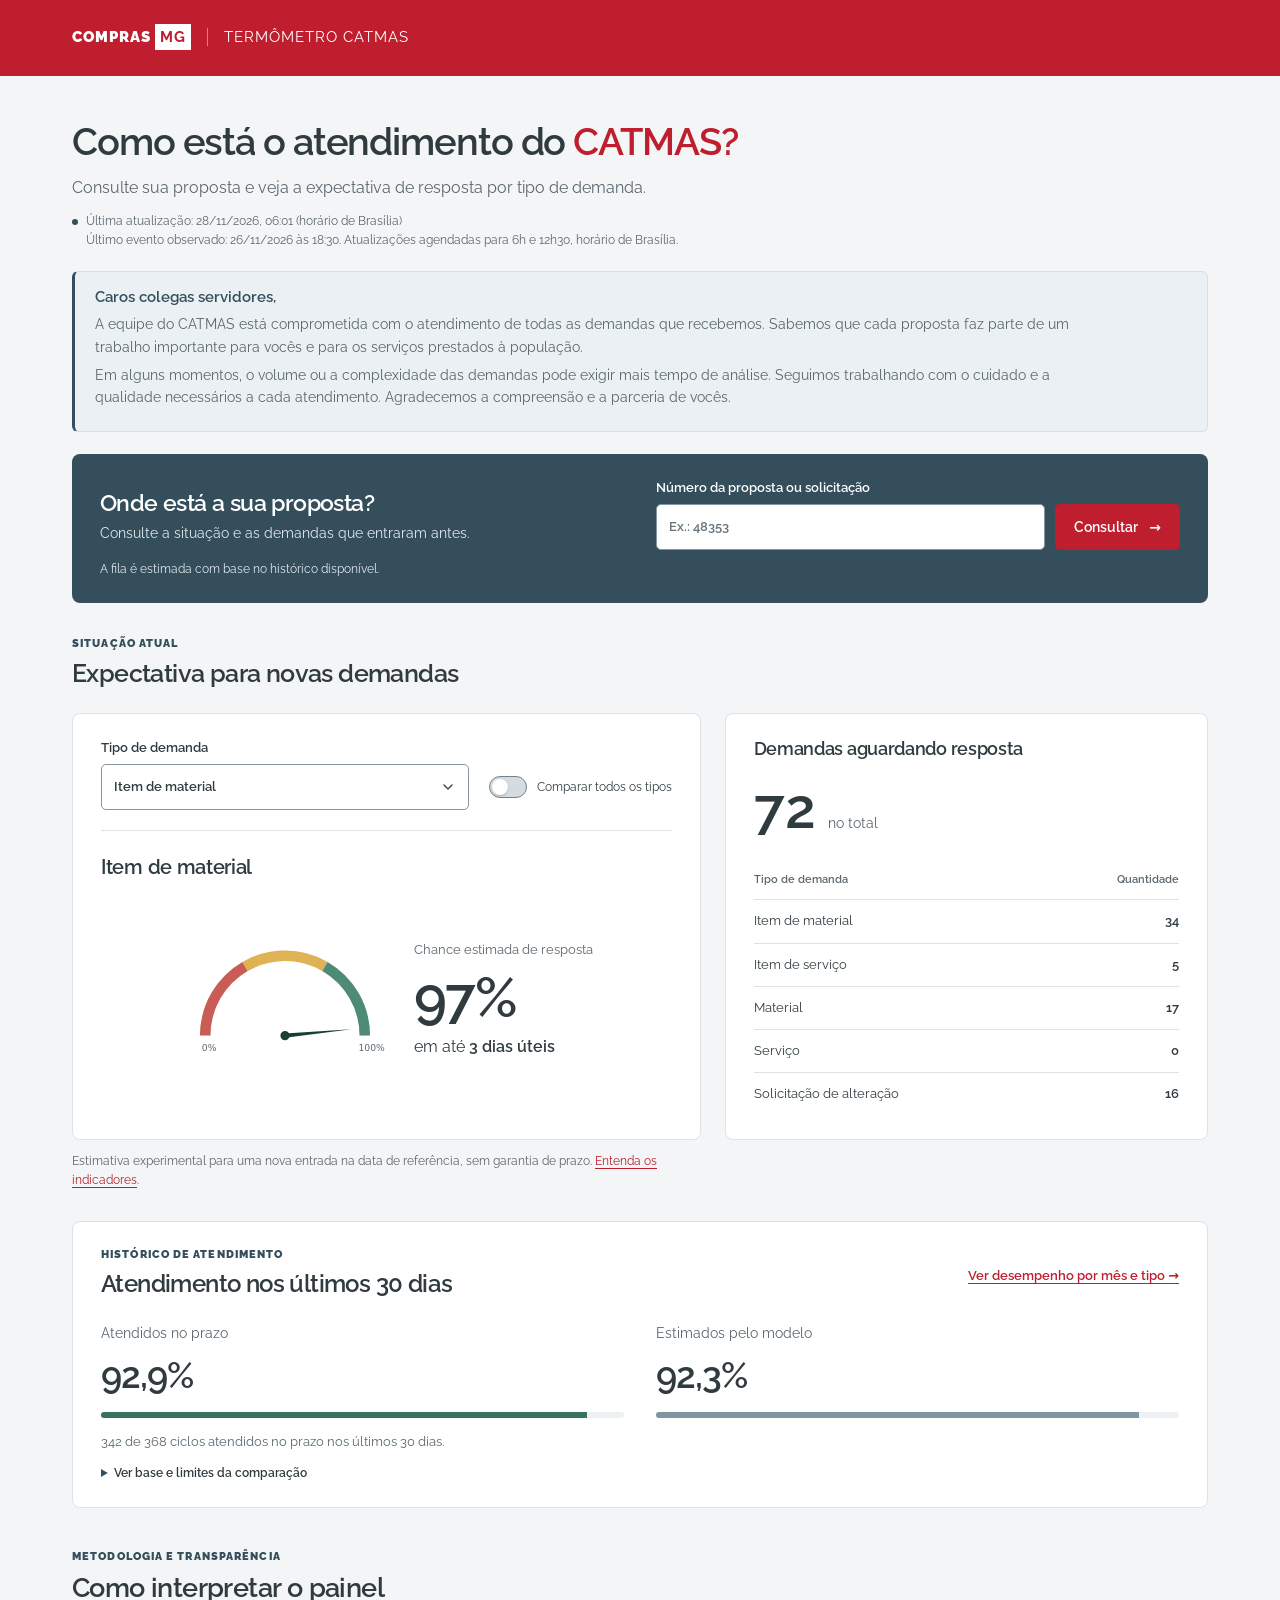
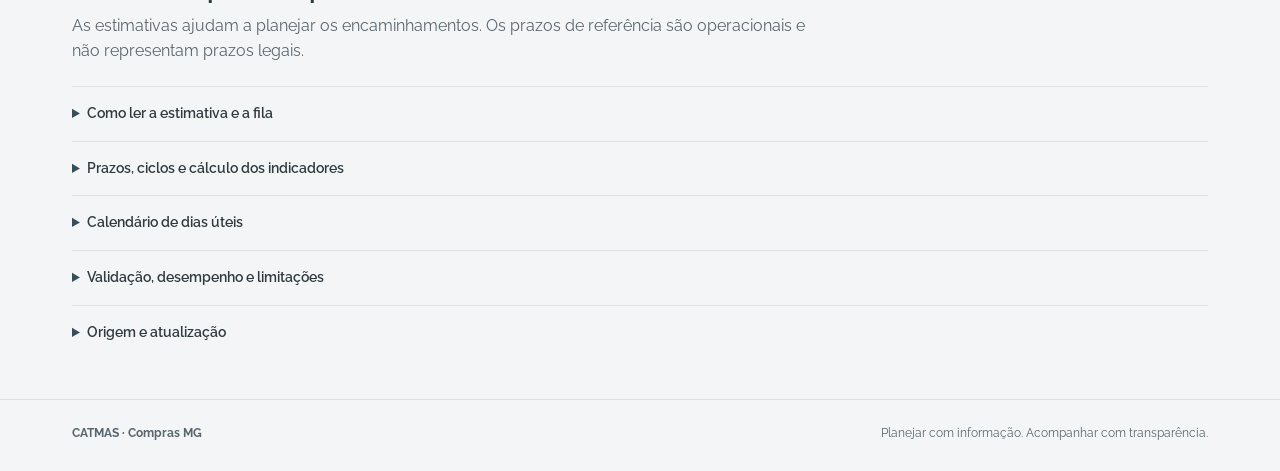
<file: index.html>
<!doctype html>
<html lang="pt-BR">
<head>
  <meta charset="utf-8">
  <meta name="viewport" content="width=device-width,initial-scale=1">
  <title>Termômetro CATMAS · Compras MG</title>
  <meta name="description" content="Consulte sua proposta e acompanhe a expectativa de resposta e o atendimento do CATMAS de Minas Gerais.">
  <link rel="preconnect" href="https://fonts.googleapis.com">
  <link rel="preconnect" href="https://fonts.gstatic.com" crossorigin>
  <link href="https://fonts.googleapis.com/css2?family=Raleway:wght@400;600;900&display=swap" rel="stylesheet">
  <link rel="stylesheet" href="style.css?v=20261113-fila-2">
  <link rel="stylesheet" href="tema-catmas.css?v=20261112-layout-1">
</head>
<body>
<a class="skip-link" href="#conteudo">Ir para o conteúdo</a>
<header><div class="header-inner"><a href="./" class="brand" aria-label="Compras MG · CATMAS">COMPRAS <b>MG</b><span>TERMÔMETRO CATMAS</span></a></div></header>
<main id="conteudo">
  <section class="intro" aria-labelledby="page-title">
    <h1 id="page-title">Como está o atendimento do <em>CATMAS?</em></h1>
    <p>Consulte sua proposta e veja a expectativa de resposta por tipo de demanda.</p>
    <div class="stamp"><span class="dot" aria-hidden="true"></span><span id="reference" role="status">Carregando dados…</span></div>
  </section>

  <aside class="team-message" aria-labelledby="team-message-title">
    <h2 id="team-message-title">Caros colegas servidores,</h2>
    <p>A equipe do CATMAS está comprometida com o atendimento de todas as demandas que recebemos. Sabemos que cada proposta faz parte de um trabalho importante para vocês e para os serviços prestados à população.</p>
    <p>Em alguns momentos, o volume ou a complexidade das demandas pode exigir mais tempo de análise. Seguimos trabalhando com o cuidado e a qualidade necessários a cada atendimento. Agradecemos a compreensão e a parceria de vocês.</p>
  </aside>

  <section class="lookup" id="consulta" aria-labelledby="lookup-title">
    <div><h2 id="lookup-title">Onde está a sua proposta?</h2><p>Consulte a situação e as demandas que entraram antes.</p></div>
    <form id="form"><label for="number">Número da proposta ou solicitação<input id="number" name="numero" inputmode="numeric" pattern="[0-9]+" required placeholder="Ex.: 48353" maxlength="20" aria-describedby="lookup-help"></label><button type="submit" disabled>Consultar <span aria-hidden="true">→</span></button></form>
    <p class="lookup-help" id="lookup-help">A fila é estimada com base no histórico disponível.</p>
    <div id="answer" role="status" aria-live="polite"></div>
  </section>

  <section class="indicators" id="indicadores" aria-labelledby="indicators-title">
    <div class="section-heading"><div><div class="eyebrow">SITUAÇÃO ATUAL</div><h2 id="indicators-title">Expectativa para novas demandas</h2></div></div>
    <div class="indicators-layout"><div class="forecast-panel">
    <div class="view-controls"><label id="kindChoice" for="gaugeKind">Tipo de demanda<select id="gaugeKind"><option value="item_material">Item de material</option><option value="item_servico">Item de serviço</option><option value="material">Material</option><option value="servico">Serviço</option><option value="alteracao">Solicitação de alteração</option></select></label><label class="show-all-control"><input type="checkbox" id="showAll" role="switch" aria-controls="gaugeDashboard"><span>Comparar todos os tipos</span></label></div>
    <div class="dashboard single-view" id="gaugeDashboard" aria-busy="true">
      <article class="gaugecard" data-kind="item_material" aria-labelledby="title-item_material">
        <div class="cardhead"><h3 id="title-item_material">Item de material</h3></div>
        <div class="forecast">
          <div class="forecast-main">
            <div class="gaugewrap"><svg viewBox="0 0 500 290" role="img" aria-label="Item de material: aguardando dados"><path d="M60 230 A190 190 0 0 1 440 230" fill="none" stroke="#e7ece9" stroke-width="25"/><path d="M60 230 A190 190 0 0 1 155 65.45" fill="none" stroke="#c95c55" stroke-width="25"/><path d="M155 65.45 A190 190 0 0 1 345 65.45" fill="none" stroke="#dfb256" stroke-width="25"/><path d="M345 65.45 A190 190 0 0 1 440 230" fill="none" stroke="#4e8b76" stroke-width="25"/><g data-field="needle" visibility="hidden" style="transform-origin:250px 230px"><path d="M245 230 L250 71 L255 230Z" fill="#193d37"/><circle cx="250" cy="230" r="11" fill="#193d37"/></g><text x="52" y="266" class="tick">0%</text><text x="425" y="266" class="tick">100%</text></svg></div>
            <div class="gaugevalue"><span>Chance estimada de resposta</span><strong data-field="prob">—</strong><span class="deadline-context">em até <b data-field="deadline">—</b></span></div>
          </div>
        </div>

      </article>
      <article class="gaugecard" data-kind="item_servico" aria-labelledby="title-item_servico" hidden>
        <div class="cardhead"><h3 id="title-item_servico">Item de serviço</h3></div>
        <div class="forecast">
          <div class="forecast-main">
            <div class="gaugewrap"><svg viewBox="0 0 500 290" role="img" aria-label="Item de serviço: aguardando dados"><path d="M60 230 A190 190 0 0 1 440 230" fill="none" stroke="#e7ece9" stroke-width="25"/><path d="M60 230 A190 190 0 0 1 155 65.45" fill="none" stroke="#c95c55" stroke-width="25"/><path d="M155 65.45 A190 190 0 0 1 345 65.45" fill="none" stroke="#dfb256" stroke-width="25"/><path d="M345 65.45 A190 190 0 0 1 440 230" fill="none" stroke="#4e8b76" stroke-width="25"/><g data-field="needle" visibility="hidden" style="transform-origin:250px 230px"><path d="M245 230 L250 71 L255 230Z" fill="#193d37"/><circle cx="250" cy="230" r="11" fill="#193d37"/></g><text x="52" y="266" class="tick">0%</text><text x="425" y="266" class="tick">100%</text></svg></div>
            <div class="gaugevalue"><span>Chance estimada de resposta</span><strong data-field="prob">—</strong><span class="deadline-context">em até <b data-field="deadline">—</b></span></div>
          </div>
        </div>

      </article>
      <article class="gaugecard" data-kind="material" aria-labelledby="title-material" hidden>
        <div class="cardhead"><h3 id="title-material">Material</h3></div>
        <div class="forecast">
          <div class="forecast-main">
            <div class="gaugewrap"><svg viewBox="0 0 500 290" role="img" aria-label="Material: aguardando dados"><path d="M60 230 A190 190 0 0 1 440 230" fill="none" stroke="#e7ece9" stroke-width="25"/><path d="M60 230 A190 190 0 0 1 155 65.45" fill="none" stroke="#c95c55" stroke-width="25"/><path d="M155 65.45 A190 190 0 0 1 345 65.45" fill="none" stroke="#dfb256" stroke-width="25"/><path d="M345 65.45 A190 190 0 0 1 440 230" fill="none" stroke="#4e8b76" stroke-width="25"/><g data-field="needle" visibility="hidden" style="transform-origin:250px 230px"><path d="M245 230 L250 71 L255 230Z" fill="#193d37"/><circle cx="250" cy="230" r="11" fill="#193d37"/></g><text x="52" y="266" class="tick">0%</text><text x="425" y="266" class="tick">100%</text></svg></div>
            <div class="gaugevalue"><span>Chance estimada de resposta</span><strong data-field="prob">—</strong><span class="deadline-context">em até <b data-field="deadline">—</b></span></div>
          </div>
        </div>

      </article>
      <article class="gaugecard" data-kind="servico" aria-labelledby="title-servico" hidden>
        <div class="cardhead"><h3 id="title-servico">Serviço</h3></div>
        <div class="forecast">
          <div class="forecast-main">
            <div class="gaugewrap"><svg viewBox="0 0 500 290" role="img" aria-label="Serviço: aguardando dados"><path d="M60 230 A190 190 0 0 1 440 230" fill="none" stroke="#e7ece9" stroke-width="25"/><path d="M60 230 A190 190 0 0 1 155 65.45" fill="none" stroke="#c95c55" stroke-width="25"/><path d="M155 65.45 A190 190 0 0 1 345 65.45" fill="none" stroke="#dfb256" stroke-width="25"/><path d="M345 65.45 A190 190 0 0 1 440 230" fill="none" stroke="#4e8b76" stroke-width="25"/><g data-field="needle" visibility="hidden" style="transform-origin:250px 230px"><path d="M245 230 L250 71 L255 230Z" fill="#193d37"/><circle cx="250" cy="230" r="11" fill="#193d37"/></g><text x="52" y="266" class="tick">0%</text><text x="425" y="266" class="tick">100%</text></svg></div>
            <div class="gaugevalue"><span>Chance estimada de resposta</span><strong data-field="prob">—</strong><span class="deadline-context">em até <b data-field="deadline">—</b></span></div>
          </div>
        </div>

      </article>
      <article class="gaugecard" data-kind="alteracao" aria-labelledby="title-alteracao" hidden>
        <div class="cardhead"><h3 id="title-alteracao">Solicitação de alteração</h3></div>
        <div class="forecast">
          <div class="forecast-main">
            <div class="gaugewrap"><svg viewBox="0 0 500 290" role="img" aria-label="Solicitação de alteração: aguardando dados"><path d="M60 230 A190 190 0 0 1 440 230" fill="none" stroke="#e7ece9" stroke-width="25"/><path d="M60 230 A190 190 0 0 1 155 65.45" fill="none" stroke="#c95c55" stroke-width="25"/><path d="M155 65.45 A190 190 0 0 1 345 65.45" fill="none" stroke="#dfb256" stroke-width="25"/><path d="M345 65.45 A190 190 0 0 1 440 230" fill="none" stroke="#4e8b76" stroke-width="25"/><g data-field="needle" visibility="hidden" style="transform-origin:250px 230px"><path d="M245 230 L250 71 L255 230Z" fill="#193d37"/><circle cx="250" cy="230" r="11" fill="#193d37"/></g><text x="52" y="266" class="tick">0%</text><text x="425" y="266" class="tick">100%</text></svg></div>
            <div class="gaugevalue"><span>Chance estimada de resposta</span><strong data-field="prob">—</strong><span class="deadline-context">em até <b data-field="deadline">—</b></span></div>
          </div>
        </div>

      </article>
    </div>
    </div><aside class="queue-summary" aria-labelledby="queue-title"><h3 id="queue-title">Demandas aguardando resposta</h3><p class="queue-total"><strong id="allQueue">—</strong><span>no total</span></p><table><thead><tr><th scope="col">Tipo de demanda</th><th scope="col">Quantidade</th></tr></thead><tbody><tr><th scope="row">Item de material</th><td data-queue-kind="item_material">—</td></tr><tr><th scope="row">Item de serviço</th><td data-queue-kind="item_servico">—</td></tr><tr><th scope="row">Material</th><td data-queue-kind="material">—</td></tr><tr><th scope="row">Serviço</th><td data-queue-kind="servico">—</td></tr><tr><th scope="row">Solicitação de alteração</th><td data-queue-kind="alteracao">—</td></tr></tbody></table></aside></div>
    <p class="indicator-note">Estimativa experimental para uma nova entrada na data de referência, sem garantia de prazo. <a href="#metodo">Entenda os indicadores</a>.</p>
  </section>

  <section class="performance-summary" aria-labelledby="performance-title">
    <div class="section-heading"><div><div class="eyebrow">HISTÓRICO DE ATENDIMENTO</div><h2 id="performance-title">Atendimento nos últimos 30 dias</h2></div><a class="text-link" href="acompanhamento.html">Ver desempenho por mês e tipo <span aria-hidden="true">→</span></a></div>
    <div class="performance-rates">
      <div class="rate-metric"><span>Atendidos no prazo</span><strong id="performance-actual">—</strong><div class="rate-track" aria-hidden="true"><span id="performance-actual-bar"></span></div></div>
      <div class="rate-metric expected"><span>Estimados pelo modelo</span><strong id="performance-expected">—</strong><div class="rate-track" aria-hidden="true"><span id="performance-expected-bar"></span></div></div>
    </div>
    <p id="performance-number" role="status">Carregando resultado…</p>
    <details class="comparison-details"><summary>Ver base e limites da comparação</summary><p id="performance-context"></p></details>
  </section>
<section class="history" id="carga-historica" hidden><div class="cardhead"><div><div class="eyebrow">CARGA DA EQUIPE AO LONGO DO TEMPO</div><h2>Histórico diário das bandeiras</h2><p>Quantos dias de trabalho a fila representa, considerando o ritmo de respostas dos 28 dias anteriores.</p></div><label class="selector">Período<select id="loadPeriod"><option value="90">Últimos 90 dias</option><option value="365">Últimos 365 dias</option><option value="0">Desde 2023</option></select></label></div><div class="legend loadlegend"><span><i style="background:#4e8b76"></i>Baixa: até metade do prazo</span><span><i style="background:#ac7c17"></i>Atenção: até o prazo</span><span><i style="background:#b34e47"></i>Elevada: acima do prazo</span></div><p id="loadReference" class="scrollhint" aria-live="polite">Carregando histórico…</p><p class="scrollhint">Deslize para os lados. Passe sobre os pontos para consultar os valores. Cada gráfico tem sua própria escala vertical, em dias de carga.</p><div id="dailyScroll" class="chartscroll" tabindex="0" role="region" aria-label="Histórico diário por tipo com rolagem horizontal"><div id="dailyCharts"></div></div><details><summary>Consultar valores diários</summary><div id="dailyTable" class="chartscroll"></div></details><p class="small">Histórico reconstruído a partir dos eventos do sistema, não de medições salvas em cada dia. Dias concluídos usam o fechamento do dia; o último usa o horário de referência e pode estar incompleto. Lacunas indicam ausência de capacidade observada para estimar a carga. A carga não é uma probabilidade nem uma promessa de atendimento.</p></section>

  <section class="method" id="metodo" aria-labelledby="method-title">
    <div class="eyebrow">METODOLOGIA E TRANSPARÊNCIA</div><h2 id="method-title">Como interpretar o painel</h2>
    <p class="lead">As estimativas ajudam a planejar os encaminhamentos. Os prazos de referência são operacionais e não representam prazos legais.</p>
    <details><summary>Como ler a estimativa e a fila</summary><p>A chance de resposta se refere a uma nova demanda do tipo selecionado. Não é uma previsão individual para uma proposta que já está na fila.</p><p>A carga mostra quantos dias de trabalho a fila representa, no ritmo recente. Inclui demandas em análise e exclui períodos com o demandante. A fila é reconstruída pelo histórico e pode divergir do cadastro atual. As faixas de carga são provisórias e não representam probabilidades. Os detalhes do cálculo estão na explicação abaixo; a tabela principal apresenta apenas o total e a quantidade por tipo.</p></details>
    <details><summary>Prazos, ciclos e cálculo dos indicadores</summary><p>Cada envio para análise inicia um ciclo. O tempo com o demandante fica fora da contagem da equipe.</p><div class="methodgrid"><article><span>01</span><h3>O que conta como resposta</h3><p>Aprovação, reprovação e devolução para correção encerram o ciclo. Reenviar após uma correção inicia outro ciclo. Gerar o código depois da aprovação não é uma segunda resposta.</p></article><article><span>02</span><h3>O relógio do atendimento</h3><p>Itens e alterações: 3 dias úteis. Materiais e serviços: 5. O dia inicial é excluído. Edições suspendem o relógio e a presença na fila, preservando o tempo anterior. A associação do código 3 à edição ainda aguarda validação.</p></article><article><span>03</span><h3>O que alimenta a previsão</h3><p>Tipo, fila total e do tipo, entradas e respostas nos 7 e 28 dias anteriores e capacidade recente. Nenhuma resposta futura é usada como informação de chegada. O velocímetro mostra uma estimativa experimental para uma nova demanda.</p></article><article><span>04</span><h3>Como lemos a bandeira</h3><p>Dias de carga = fila do tipo ÷ respostas por dia útil nos últimos 28 dias corridos. Verde: até metade do prazo; amarelo: até o prazo; vermelho: acima do prazo. Sem capacidade observada, o indicador fica indisponível. Esses limites são provisórios e não representam probabilidade.</p></article></div></details>
<details><summary>Calendário de dias úteis</summary><p>Excluímos fins de semana, feriados nacionais (20/11 somente desde 2024), 15/08 e 08/12 em Belo Horizonte, Paixão e Corpus Christi, Carnaval de segunda a quarta, 24 e 31/12. Feriados na terça emendam segunda; na quinta, sexta. O Dia do Servidor vai para a segunda ou sexta mais próxima de 28/10; em empate, sexta. São regras operacionais acordadas, não a reconstrução de todos os atos anuais de expediente.</p><p>Pausas intradiárias são descontadas proporcionalmente ao dia útil de calendário, sem supor jornada de trabalho. Respostas após o vencimento permanecem atrasadas em dias não úteis.</p></details>
<details><summary>Validação, desempenho e limitações</summary><p>Treinamento final: 2023 a junho/2025. Calibração: julho a dezembro/2025. Teste: 6.664 ciclos de janeiro a setembro/2026. Erro Brier: 0,06664 no modelo, 0,06606 na média por tipo e 0,07230 na média geral (menor é melhor). O modelo não demonstrou ganho sobre a média por tipo e a precisão varia entre grupos.</p><p>Retiradas e casos sem resultado conhecido foram separados. Demanda e capacidade mudam ao longo do tempo. Há poucos exemplos de alguns tipos. A fila é reconstruída pelo histórico e pode divergir do cadastro atual. Demandas anteriores não representam posição garantida, pois prioridades e especialidades não foram mapeadas.</p></details>
<details><summary>Origem e atualização</summary><p>Dados do Portal de Compras no datalake da Prodemge. A última atualização informa quando uma carga validada foi preparada e publicada, mesmo sem novos eventos. O último evento observado é mostrado separadamente; nenhuma dessas datas certifica a sincronização completa do datalake. As cargas estão agendadas diariamente para 6h e 12h30, horário de Brasília. A execução depende da disponibilidade do computador e da conexão à rede. Em falhas, a página preserva a última carga válida e sua data.</p><p>A publicação usa somente número, tipo, situação e marcos de atendimento; não contém nomes de pessoas, mensagens dos analistas ou credenciais.</p></details>

  </section>
</main>
<footer><div class="footer-inner"><strong>CATMAS · Compras MG</strong><span>Planejar com informação. Acompanhar com transparência.</span></div></footer>
<noscript><p class="noscript-note">Ative o JavaScript para carregar os indicadores e consultar sua proposta. A metodologia permanece disponível nesta página.</p></noscript>
<script src="app.js?v=20261113-atualizacao-1"></script>
<script type="module" src="resumo-desempenho.js?v=20261112-layout-1"></script>
<script src="visualizacao.js?v=2"></script>
</body>
</html>
</file>
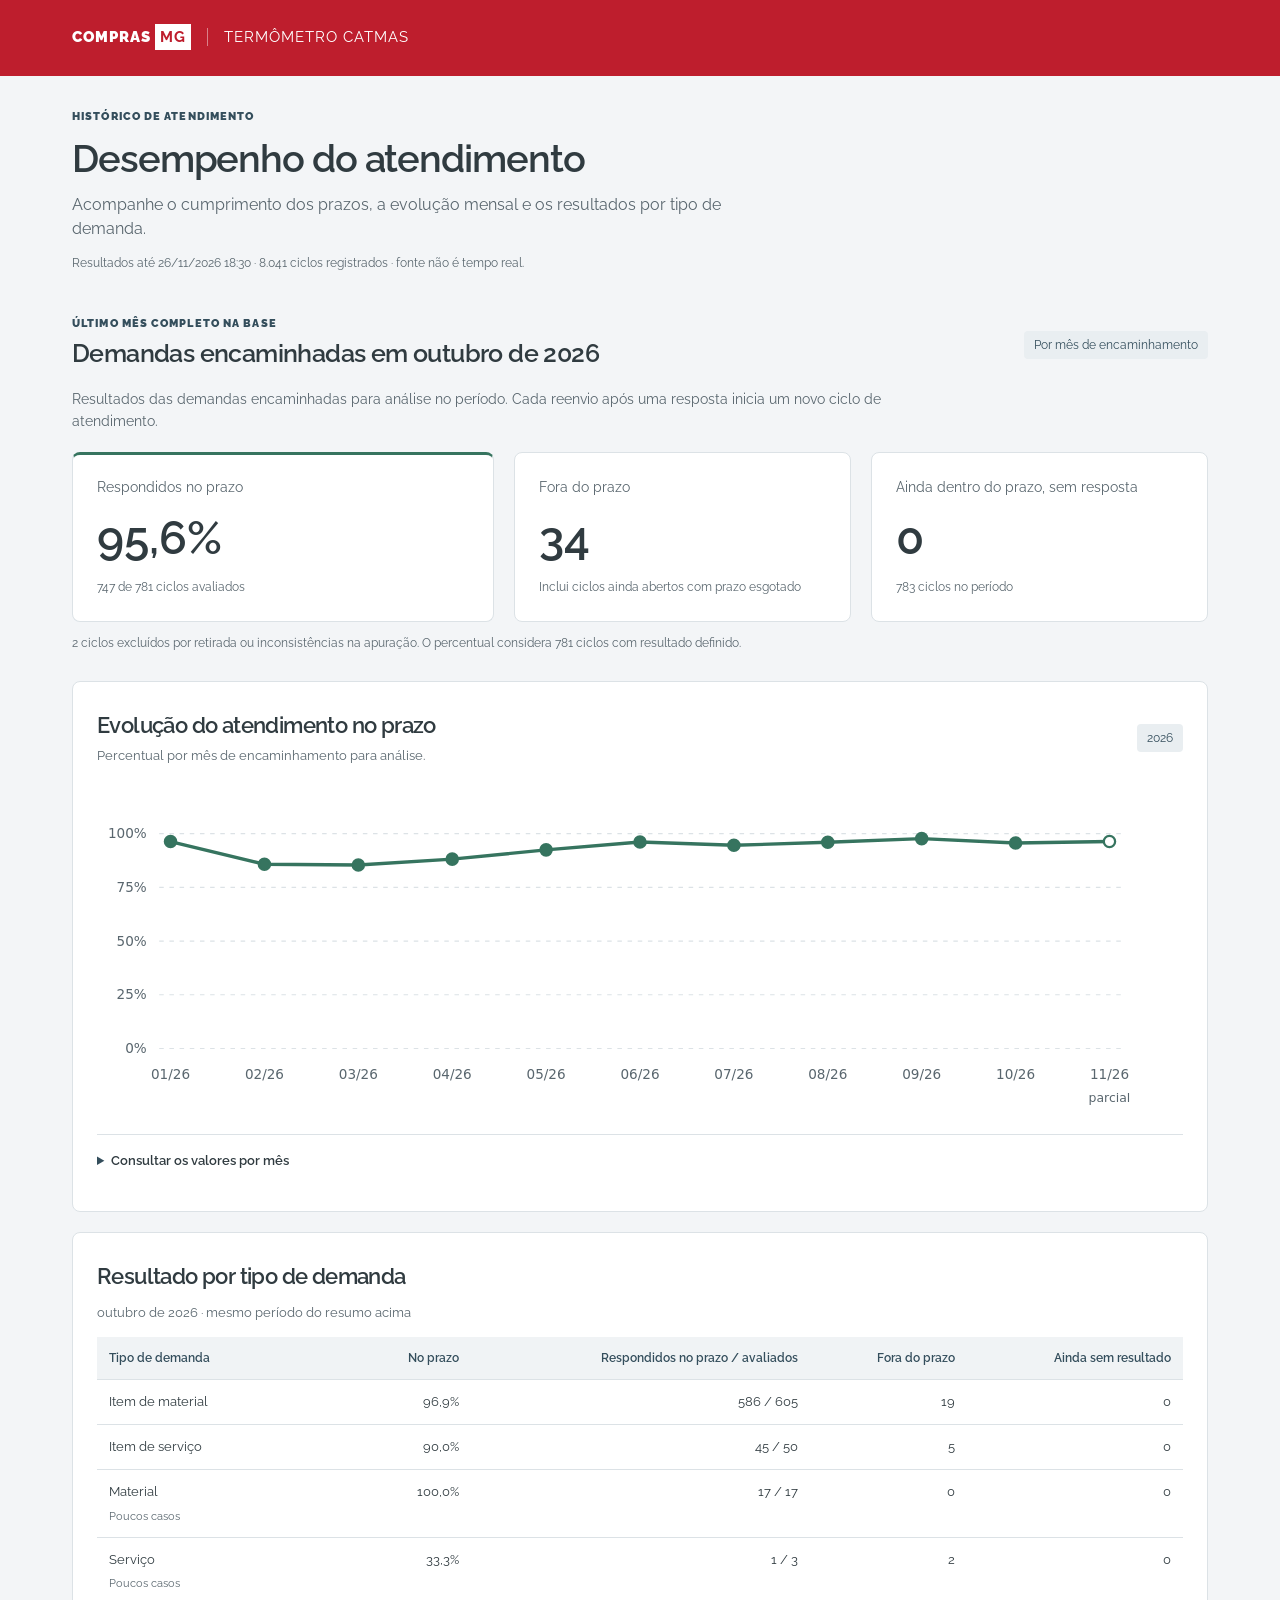
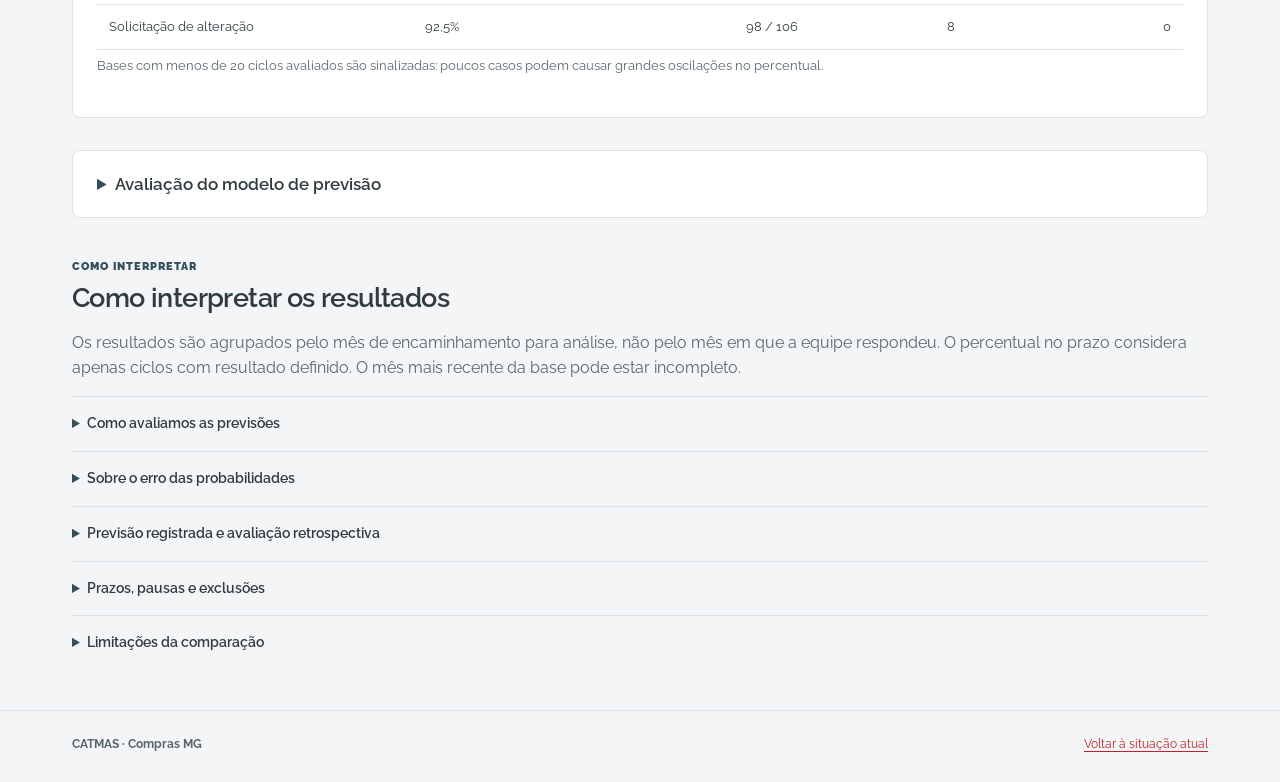
<file: acompanhamento.html>
<!doctype html>
<html lang="pt-BR"><head><meta charset="utf-8"><meta name="viewport" content="width=device-width,initial-scale=1"><title>Desempenho do atendimento · CATMAS</title><link rel="stylesheet" href="style.css?v=20261113-desempenho-1"><link rel="stylesheet" href="acompanhamento.css?v=20261113-desempenho-1"><link rel="preconnect" href="https://fonts.googleapis.com"><link rel="preconnect" href="https://fonts.gstatic.com" crossorigin><link href="https://fonts.googleapis.com/css2?family=Raleway:wght@400;600;900&display=swap" rel="stylesheet"><link rel="stylesheet" href="tema-catmas.css?v=20261113-desempenho-1"><meta name="description" content="Compare a estimativa do modelo e o atendimento realizado no CATMAS, por tipo e mês de entrada."></head>
<body><a class="skip-link" href="#conteudo">Ir para o conteúdo</a><header><div class="header-inner"><a class="brand" href="./" aria-label="Compras MG · CATMAS">COMPRAS <b>MG</b><span>TERMÔMETRO CATMAS</span></a></div></header>
<main id="conteudo"><section class="intro"><div class="eyebrow">HISTÓRICO DE ATENDIMENTO</div><h1>Desempenho do atendimento</h1><p>Acompanhe o cumprimento dos prazos, a evolução mensal e os resultados por tipo de demanda.</p><p id="monitorStatus" role="status">Carregando acompanhamento…</p></section>
<section class="service-overview" aria-labelledby="serviceMonth"><div class="service-heading"><div><div class="eyebrow">ÚLTIMO MÊS COMPLETO NA BASE</div><h2 id="serviceMonth">Carregando período…</h2></div><span class="period-tag">Por mês de encaminhamento</span></div><p class="service-context">Resultados das demandas encaminhadas para análise no período. Cada reenvio após uma resposta inicia um novo ciclo de atendimento.</p><div class="service-metrics"><article class="service-primary"><span>Respondidos no prazo</span><strong id="serviceRate">—</strong><small id="serviceOnTime">Carregando…</small></article><article><span>Fora do prazo</span><strong id="serviceLate">—</strong><small>Inclui ciclos ainda abertos com prazo esgotado</small></article><article><span>Ainda dentro do prazo, sem resposta</span><strong id="servicePending">—</strong><small id="serviceBase">Carregando base…</small></article></div><p id="serviceNote" class="small"></p></section>
<section class="evaluation-panel" aria-labelledby="trendTitle"><div class="service-heading"><div><h2 id="trendTitle">Evolução do atendimento no prazo</h2><p>Percentual por mês de encaminhamento para análise.</p></div><span class="period-tag">2026</span></div><div id="serviceChart" class="service-chart"></div><details class="trend-data"><summary>Consultar os valores por mês</summary><div class="table-scroll"><table><thead><tr><th>Mês de encaminhamento</th><th>No prazo</th><th>Ciclos avaliados</th><th>Ainda sem resultado</th></tr></thead><tbody id="serviceMonths"></tbody></table></div></details></section>
<section class="evaluation-panel" aria-labelledby="typesTitle"><h2 id="typesTitle">Resultado por tipo de demanda</h2><p id="serviceTypesPeriod"></p><div class="table-scroll"><table class="service-types"><thead><tr><th>Tipo de demanda</th><th>No prazo</th><th>Respondidos no prazo / avaliados</th><th>Fora do prazo</th><th>Ainda sem resultado</th></tr></thead><tbody id="serviceTypes"></tbody></table></div><p class="small">Bases com menos de 20 ciclos avaliados são sinalizadas: poucos casos podem causar grandes oscilações no percentual.</p></section>
<details class="model-review"><summary>Avaliação do modelo de previsão</summary><p class="service-context">A previsão é uma estimativa, não uma meta de atendimento. A comparação abaixo é retrospectiva: o modelo foi aplicado aos dados reconstruídos da entrada de cada ciclo.</p><input id="evalOrigin" type="hidden" value="retrospectiva"><input id="evalType" type="hidden" value=""><select id="evalMonth" hidden aria-label="Mês da avaliação técnica"></select>
<p id="filterError" role="alert"></p>
<section class="comparison-summary" aria-label="Resumo do mês"><h2 id="monthTitle">Mês de entrada</h2><p id="promiseSentence" aria-live="polite">Carregando comparação…</p></section>
<section class="evaluation-metrics" aria-label="Resultados da seleção">
<article class="actual-metric"><span>Atendidos no prazo</span><strong id="metricActual">—</strong><small id="actualRate">Aguardando dados</small></article>
<article><span>Estimados pelo modelo</span><strong id="metricExpected">—</strong><small id="expectedRate">Aguardando dados</small></article>
<article><span>Realizado − estimado</span><strong id="metricGap">—</strong><small id="gapRate">Aguardando dados</small></article>
<article><span>Ciclos avaliados</span><strong id="metricCount">—</strong><small id="metricCoverage">Aguardando dados</small></article>
</section>
<details class="origin-details"><summary>Sobre a origem das previsões e a base de comparação</summary><p id="originNote"></p><p>A comparação usa os mesmos ciclos nos dois lados. Pendentes e excluídos ficam fora da conta. Cada reenvio após resposta é um novo ciclo. A quantidade prevista pode ser fracionária porque soma probabilidades.</p></details>
<div class="evaluation-grid"><section class="evaluation-panel"><h2>Estimativa e resultado por tipo</h2><p class="small">Percentuais sobre os ciclos avaliados. A diferença é medida em pontos percentuais.</p><p class="table-hint">Deslize para os lados para ver todas as colunas.</p><div class="table-scroll" tabindex="0" role="region" aria-label="Estimativa e resultado por tipo"><table><thead><tr><th>Tipo</th><th>Avaliados</th><th>Pendentes</th><th>Estimados no prazo</th><th>Atendidos no prazo</th><th>Diferença (p.p.)</th></tr></thead><tbody id="typeRows"></tbody></table></div></section><section class="evaluation-panel"><h2>Evolução por mês de entrada</h2><p class="small">O mês é o da entrada no ciclo, não o da resposta.</p><p class="table-hint">Deslize para os lados para ver todas as colunas.</p><div class="table-scroll" tabindex="0" role="region" aria-label="Evolução por mês de entrada"><table><thead><tr><th>Mês</th><th>Avaliados</th><th>Pendentes</th><th>Estimados no prazo</th><th>Atendidos no prazo</th><th>Diferença (p.p.)</th></tr></thead><tbody id="monthRows"></tbody></table></div></section></div>
<details class="technical"><summary>Calibração e consulta por demanda</summary><p>Erro Brier médio da seleção: <strong id="metricBrier">—</strong> (menor é melhor).</p><section class="evaluation-panel"><h2>As probabilidades estão calibradas?</h2><p>Nos ciclos previstos com probabilidades parecidas, compare a média prevista com o percentual realmente atendido no prazo.</p><p class="table-hint">Deslize para os lados para ver todas as colunas.</p><div class="table-scroll" tabindex="0" role="region" aria-label="Tabela de comparação"><table><thead><tr><th>Faixa prevista</th><th>Avaliados</th><th>Previsto médio</th><th>Realizado</th><th>Desvio</th></tr></thead><tbody id="calibrationRows"></tbody></table></div></section>
<section class="evaluation-panel"><div class="cardhead"><div><h2>Conferir cada demanda</h2><p>Cada reenvio após uma resposta constitui outro ciclo e tem sua própria previsão.</p></div><button id="exportEvaluation" disabled>Exportar seleção CSV</button></div><div class="record-controls"><label>Número da demanda<input id="evalSearch" inputmode="numeric" placeholder="Buscar nos ciclos desta seleção"></label><label>Ordenação<select id="evalSort"><option value="recent">Entradas mais recentes</option><option value="error">Maior erro de probabilidade</option></select></label></div><div class="table-scroll" tabindex="0" role="region" aria-label="Resultados individuais"><table><thead><tr><th>Demanda / ciclo</th><th>Tipo</th><th>Entrada</th><th>Previsão no prazo</th><th>Resultado real</th><th>Erro Brier</th><th>Resposta</th><th>Prazo / consumo útil</th><th>Registro e modelo</th></tr></thead><tbody id="evaluationRows"></tbody></table></div><div class="pagination"><button id="evalPrev">Anterior</button><span id="evalPage" aria-live="polite">—</span><button id="evalNext">Próxima</button></div></section>
</details></details><section class="method" id="criterios"><div class="eyebrow">COMO INTERPRETAR</div><h2>Como interpretar os resultados</h2><p>Os resultados são agrupados pelo mês de encaminhamento para análise, não pelo mês em que a equipe respondeu. O percentual no prazo considera apenas ciclos com resultado definido. O mês mais recente da base pode estar incompleto.</p><details><summary>Como avaliamos as previsões</summary><p>Somamos as probabilidades do termômetro para obter a quantidade esperada de atendimentos no prazo. Contamos 1 para cada atendimento realizado no prazo e 0 para cada atraso. A diferença é o realizado menos o previsto. O mês se refere à entrada no ciclo; resultados ainda indefinidos não entram na comparação.</p></details><details><summary>Sobre o erro das probabilidades</summary><p>Para cada ciclo, o erro é <strong>(probabilidade prevista − resultado real)²</strong>. Com previsão de 85%, uma resposta no prazo resulta em erro 0,0225; fora do prazo, 0,7225. O Brier do conjunto é a média desses erros. Não é um percentual de acertos, e cumprir o prazo não torna automaticamente perfeita uma previsão probabilística.</p></details><details><summary>Previsão registrada e avaliação retrospectiva</summary><p>Na retrospectiva, o modelo é aplicado agora aos atributos reconstruídos na entrada. Não significa que essa previsão foi exibida naquela data. A avaliação começa em janeiro de 2026, após treino e calibração do modelo atual. A outra visão contém previsões publicadas quando ainda não havia resultado conhecido na extração. Como a extração é periódica e pode ter atraso, isso não certifica registro em tempo real nem anterior à resposta efetiva na origem. As probabilidades ficam congeladas na primeira publicação; revisões dos eventos atualizam apenas a apuração e são sinalizadas.</p></details><details><summary>Prazos, pausas e exclusões</summary><p>São usadas as mesmas regras operacionais do termômetro: dia inicial excluído, 3 dias úteis para itens e alterações, 5 para materiais e serviços, com desconto das pausas com o demandante. Aberto com prazo já consumido recebe resultado 0; aberto ainda dentro do prazo permanece pendente. Retiradas, resposta inferida apenas pela geração do código, inconsistências de pausa e ciclos ausentes da extração ficam excluídos. Resultado 0 significa não atendido no prazo, não necessariamente uma demanda sem resposta até hoje.</p></details><details><summary>Limitações da comparação</summary><p>Avaliar apenas casos já definidos pode favorecer as respostas rápidas nos períodos mais recentes. Por isso o painel informa também pendentes e excluídos. Cada ciclo tem o mesmo peso no Brier agregado; a leitura por tipo evita que grupos maiores escondam erros dos menores. A referência é o último evento observado, sem garantia de sincronização completa. Os modelos são identificados pelo hash e não são retreinados por este acompanhamento.</p><p><a href="https://scikit-learn.org/stable/modules/generated/sklearn.metrics.brier_score_loss.html">Definição técnica do Brier score</a></p></details></section>
</main><footer><div class="footer-inner"><strong>CATMAS · Compras MG</strong><a href="./">Voltar à situação atual</a></div></footer><script type="module" src="acompanhamento.js?v=20261113-desempenho-1"></script></body></html>
</file>
<file: style.css>
:root {
  --ink: #303b40;
  --muted: #59666e;
  --line: #dce2e6;
  --paper: #f3f5f7;
  --accent: #fce8ea;
  --brand: #be1e2d;
  --slate: #344e5c;
  --green: #36745f;
}
* { box-sizing: border-box; }
[hidden] { display: none !important; }
html { scroll-behavior: smooth; scroll-padding-top: 24px; }
body { margin: 0; color: var(--ink); background: var(--paper); font: 16px/1.55 'Raleway', system-ui, sans-serif; }
a { color: var(--brand); text-underline-offset: 3px; }
a:hover { text-decoration-thickness: 2px; }
:focus-visible { outline: 3px solid var(--brand); outline-offset: 4px; }
header { background: var(--brand); color: #fff; }
.header-inner, main, .footer-inner { width: 100%; max-width: 1200px; margin: auto; padding-right: 32px; padding-left: 32px; }
.header-inner { display: flex; align-items: center; justify-content: space-between; gap: 24px; min-height: 76px; padding-top: 16px; padding-bottom: 16px; }
.brand { color: #fff; font-size: 15px; font-weight: 900; letter-spacing: 1px; text-decoration: none; white-space: nowrap; }
.brand b { color: var(--brand); background: #fff; padding: 4px 5px; }
.brand span { border-left: 1px solid #ffffff70; margin-left: 16px; padding-left: 16px; font-weight: 400; }
nav { display: flex; flex-wrap: wrap; gap: 8px 24px; }
nav a { color: #fff; font-size: 13px; font-weight: 600; text-decoration: none; padding: 6px 0; }
nav a:hover { text-decoration: underline; }
header :focus-visible { outline-color: #fff; }
.skip-link { position: absolute; top: -80px; left: 16px; z-index: 10; background: #fff; padding: 12px 20px; border-radius: 4px; }
.skip-link:focus { top: 10px; }
.intro { padding: 32px 0 22px; }
.eyebrow { color: var(--slate); font-size: 11px; font-weight: 900; letter-spacing: 1.1px; }
h1, h2, h3, h4 { color: var(--ink); line-height: 1.25; text-wrap: balance; }
h1 { font-size: clamp(27px, 3.2vw, 38px); font-weight: 600; letter-spacing: -1.1px; margin: 10px 0 10px; }
h1 em { color: var(--brand); font-style: normal; }
h2 { font-size: 25px; letter-spacing: -.6px; font-weight: 600; margin: 6px 0; }
h3 { font-size: 20px; letter-spacing: -.3px; font-weight: 600; margin: 0; }
p { color: var(--muted); }
.intro > p { margin: 8px 0 12px; max-width: 72ch; }
.stamp { display: flex; align-items: baseline; gap: 8px; font-size: 12px; color: var(--muted); }
.dot { width: 6px; height: 6px; border-radius: 50%; background: var(--slate); flex-shrink: 0; }
.team-message { margin: 0 0 22px; padding: 16px 20px; border: 1px solid #d4e0e7; border-left: 3px solid var(--slate); border-radius: 6px; background: #eaf0f3; }
.team-message h2 { margin: 0 0 6px; color: var(--slate); font-size: 15px; font-weight: 600; letter-spacing: 0; text-wrap: wrap; }
.team-message p { max-width: 110ch; margin: 6px 0; font-size: 14px; line-height: 1.6; }
.team-message details { padding: 8px 0 0; border: 0; font-size: 13px; }
.team-message summary { color: var(--slate); }
.team-message details p { margin-top: 12px; }
section { min-width: 0; }
label { display: block; font-size: 13px; font-weight: 600; }
select, input { display: block; width: 100%; min-height: 46px; margin-top: 6px; padding: 10px 12px; border: 1px solid #87959f; border-radius: 5px; color: var(--ink); background: #fff; font: inherit; }
select { appearance: none; padding-right: 36px; background-image: url("data:image/svg+xml,%3Csvg xmlns='http://www.w3.org/2000/svg' width='16' height='16' viewBox='0 0 16 16'%3E%3Cpath d='m4 6 4 4 4-4' fill='none' stroke='%23344e5c' stroke-width='1.5' stroke-linecap='round'/%3E%3C/svg%3E"); background-repeat: no-repeat; background-position: right 12px center; }
input::placeholder { color: #67747c; opacity: 1; }
button { min-height: 46px; border: 1px solid transparent; border-radius: 5px; padding: 10px 18px; color: #fff; background: var(--brand); cursor: pointer; font: 600 14px 'Raleway', system-ui, sans-serif; }
button:hover { filter: brightness(.94); }
button:disabled { opacity: .55; cursor: default; }
.lookup { display: grid; grid-template-columns: 1fr 1fr; gap: 0 32px; align-items: center; padding: 24px 28px; margin: 0 0 32px; border-radius: 8px; background: var(--slate); color: #fff; }
.lookup h2 { color: #fff; font-size: 23px; }
.lookup p { color: #e2e9ed; font-size: 14px; margin: 6px 0 0; }
.lookup form { display: flex; gap: 10px; align-items: end; }
.lookup label { flex: 1; min-width: 0; }
.lookup button { white-space: nowrap; }
.lookup button span { margin-left: 8px; }
.lookup .lookup-help { grid-column: 1/-1; font-size: 12px; margin-top: 10px; }
#answer { grid-column: 1/-1; display: grid; gap: 12px; }
#answer:empty { display: none; }
#answer:not(:empty) { margin-top: 16px; }
.result { border: 1px solid #81949e; border-radius: 6px; padding: 16px; }
.result h3 { color: #fff; font-size: 17px; margin: 0 0 8px; }
.result p { margin: 6px 0; }
.section-heading { display: flex; align-items: center; justify-content: space-between; gap: 16px 24px; margin-bottom: 18px; }
.totalqueue { display: flex; align-items: center; flex-shrink: 0; gap: 12px; margin: 0; padding-left: 24px; border-left: 1px solid var(--line); }
.totalqueue strong { font-size: 32px; font-weight: 600; line-height: 1; color: var(--ink); font-variant-numeric: tabular-nums; }
.totalqueue span { font-size: 12px; line-height: 1.4; }
.view-controls { display: flex; align-items: end; flex-wrap: wrap; gap: 16px 24px; margin: 0 0 16px; }
#kindChoice { width: 280px; max-width: 100%; }
.show-all-control { display: inline-flex; align-items: center; gap: 10px; min-height: 46px; font-size: 13px; font-weight: 400; cursor: pointer; }
.show-all-control input { appearance: none; position: relative; width: 38px; height: 22px; min-height: 22px; margin: 0; padding: 0; border: 1px solid #71818c; border-radius: 20px; background: #d4dce1; cursor: pointer; }
.show-all-control input::after { content: ''; position: absolute; width: 16px; height: 16px; border-radius: 50%; background: #fff; top: 2px; left: 2px; box-shadow: 0 1px 2px #0003; }
.show-all-control input:checked { background: var(--brand); border-color: var(--brand); }
.show-all-control input:checked::after { left: 18px; }
.dashboard { display: grid; grid-template-columns: repeat(3, minmax(0, 1fr)); gap: 16px; }
.dashboard.single-view { grid-template-columns: minmax(0, 1fr); }
.gaugecard { min-width: 0; display: flex; flex-direction: column; border: 1px solid var(--line); border-radius: 8px; padding: 20px; background: #fff; }
.cardhead { display: flex; align-items: start; justify-content: space-between; gap: 12px; }
.gaugecard .cardhead { min-height: 52px; }
.card-kicker { flex-shrink: 0; font-size: 11px; font-weight: 600; padding: 4px 8px; background: #f1f4f6; color: var(--muted); border-radius: 4px; }
.forecast { padding: 16px 0 20px; }
.forecast-main { display: flex; align-items: center; gap: 20px; }
.gaugewrap { flex: 0 0 112px; }
.gaugewrap svg { width: 100%; height: auto; display: block; }
.tick { font: 22px system-ui; fill: var(--muted); }
[data-field="needle"] { transition: transform .7s; }
.gaugevalue { min-width: 0; }
.gaugevalue > span { display: block; color: var(--muted); font-size: 12px; line-height: 1.5; }
.gaugevalue > strong { display: block; font-size: 42px; font-weight: 600; line-height: 1.2; letter-spacing: -1.5px; font-variant-numeric: tabular-nums; margin: 4px 0; }
.gaugevalue .deadline-context { font-size: 14px; color: var(--ink); }
.deadline-context b { font-weight: 600; }
.cardload { border-top: 1px solid var(--line); padding-top: 18px; margin-top: auto; }
.loadheading h4 { font-size: 13px; color: var(--muted); font-weight: 400; margin: 0 0 8px; }
.loadstatus { display: flex; align-items: center; gap: 7px; font-size: 14px; }
.loadstatus > span { font-size: 12px; }
.loadstatus[data-level="0"] { color: var(--green); }
.loadstatus[data-level="1"] { color: #8a620e; }
.loadstatus[data-level="2"] { color: #ab3c35; }
.loadstatus[data-level="3"] { color: var(--muted); }
.load-description { font-size: 12px; line-height: 1.5; margin: 8px 0 14px; min-height: 36px; }
dl { margin: 0; }
dl > div { display: flex; justify-content: space-between; align-items: baseline; gap: 12px; border-top: 1px solid var(--line); padding: 8px 0; font-size: 13px; }
dt { color: var(--muted); }
dd { margin: 0; font-weight: 600; font-variant-numeric: tabular-nums; }
.single-view .gaugecard { display: grid; grid-template-columns: 1fr 1fr; gap: 0 28px; padding: 24px 28px; }
.single-view .cardhead { grid-column: 1/-1; min-height: 0; margin-bottom: 16px; }
.single-view .forecast { display: flex; align-items: center; padding: 0; }
.single-view .forecast-main { gap: 24px; }
.single-view .gaugewrap { flex-basis: 160px; }
.single-view .gaugevalue > strong { font-size: 48px; }
.single-view .gaugevalue > span { font-size: 13px; }
.single-view .gaugevalue .deadline-context { font-size: 16px; }
.single-view .cardload { border-top: 0; border-left: 1px solid var(--line); padding: 0 0 0 28px; margin-top: 0; }
.single-view .load-description { min-height: 0; }
.indicator-note { margin: 12px 0 0; color: var(--muted); font-size: 12px; max-width: 90ch; }
.performance-summary { background: #fff; border: 1px solid var(--line); border-radius: 8px; padding: 24px 28px; margin: 32px 0; }
.performance-summary h2 { font-size: 24px; }
.text-link { font-size: 13px; font-weight: 600; }
.performance-rates { display: grid; grid-template-columns: 1fr 1fr; gap: 32px; }
.rate-metric > span { display: block; color: var(--muted); font-size: 14px; }
.rate-metric > strong { display: block; font-size: 36px; font-weight: 600; letter-spacing: -1px; margin: 3px 0 8px; font-variant-numeric: tabular-nums; }
.rate-track { height: 6px; border-radius: 4px; background: #edf1f3; overflow: hidden; }
.rate-track span { display: block; width: 0; height: 100%; background: var(--green); }
.expected .rate-track span { background: #8296a2; }
#performance-number { font-size: 13px; margin: 14px 0 0; }
.comparison-details { font-size: 12px; border-top: 0; padding: 12px 0 0; }
.comparison-details p { max-width: 90ch; }
.method { margin: 40px 0; }
.method > h2 { font-size: 27px; }
.lead { max-width: 76ch; margin: 10px 0 22px; }
details { border-top: 1px solid var(--line); padding: 16px 0; font-size: 14px; }
summary { cursor: pointer; font-weight: 600; color: var(--ink); }
summary::marker { color: var(--slate); }
details > p { max-width: 80ch; margin: 12px 0; }
.methodgrid { display: grid; grid-template-columns: 1fr 1fr; gap: 20px 32px; margin: 24px 0 8px; max-width: 960px; }
.methodgrid article > span { font-size: 12px; color: var(--muted); }
.methodgrid h3 { font-size: 16px; margin: 6px 0; }
.methodgrid p { font-size: 14px; margin: 8px 0; }
.small { font-size: 12px; line-height: 1.6; }
footer { border-top: 1px solid var(--line); }
.footer-inner { display: flex; align-items: center; justify-content: space-between; gap: 16px; padding-top: 24px; padding-bottom: 28px; color: var(--muted); font-size: 12px; }
.noscript-note { max-width: 1136px; margin: 24px auto; padding: 16px; border: 1px solid var(--line); }
/* The optional daily history retains its existing controls and horizontal scroll. */
.history { background: #fff; border: 1px solid var(--line); border-radius: 8px; padding: 24px; margin: 28px 0; }
.history .cardhead p, .scrollhint { font-size: 12px; }
.selector { min-width: 175px; }
.legend { display: flex; flex-wrap: wrap; gap: 12px 22px; margin: 20px 0; font-size: 12px; }
.legend span { display: flex; gap: 7px; align-items: center; }
.legend i { width: 10px; height: 10px; border-radius: 2px; }
.chartscroll { overflow-x: auto; overscroll-behavior-x: contain; padding-bottom: 12px; }
.dailyrow { width: max-content; min-width: 100%; border-top: 1px solid var(--line); padding-top: 14px; }
.dailyrow h3 { position: sticky; left: 0; width: fit-content; max-width: 85vw; background: #fff; margin: 0 0 8px; font-size: 14px; }
.dailyrow svg { display: block; }
.dailyrow circle { cursor: help; }
.dailyrow .dailyaxis { position: sticky; left: 0; margin-top: -165px; background: #fff; pointer-events: none; }
#dailyTable { max-height: 420px; }
table { width: 100%; border-collapse: collapse; font-size: 13px; }
th, td { text-align: left; border-bottom: 1px solid var(--line); padding: 12px; }
@media (max-width: 1100px) {
  .dashboard { grid-template-columns: repeat(2, minmax(0, 1fr)); }
  .single-view .gaugewrap { flex-basis: 128px; }
}
@media (max-width: 800px) {
  .header-inner { flex-wrap: wrap; gap: 10px; }
  .lookup { grid-template-columns: 1fr; gap: 12px; }
  .lookup .lookup-help { margin-top: 0; }
  .section-heading { flex-wrap: wrap; }
  .single-view .gaugecard { grid-template-columns: minmax(0, 1fr); gap: 20px; }
  .single-view .cardhead { margin-bottom: 0; }
  .single-view .forecast-main { width: 100%; gap: 24px; }
  .single-view .cardload { border-left: 0; border-top: 1px solid var(--line); padding: 18px 0 0; }
  .single-view .gaugewrap { flex-basis: 160px; }
}
@media (max-width: 560px) {
  .header-inner, main, .footer-inner { padding-left: 20px; padding-right: 20px; }
  .header-inner { padding-top: 14px; padding-bottom: 12px; }
  nav { display: grid; grid-template-columns: repeat(2, max-content); gap: 0 20px; }
  nav a { font-size: 12px; min-height: 36px; display: inline-flex; align-items: center; }
  .intro { padding: 26px 0 20px; }
  h1 { letter-spacing: -.7px; }
  .intro > p { font-size: 15px; }
  h2 { font-size: 23px; }
  .lookup { padding: 20px; margin-bottom: 28px; }
  .lookup h2 { font-size: 22px; }
  .lookup form { flex-wrap: wrap; }
  .lookup label { flex-basis: 100%; }
  .lookup button { width: 100%; }
  .totalqueue { border-left: 0; padding-left: 0; }
  .totalqueue br { display: none; }
  .totalqueue strong { font-size: 28px; }
  .view-controls { gap: 8px; }
  #kindChoice { width: 100%; }
  .dashboard { grid-template-columns: minmax(0, 1fr); }
  .gaugecard, .single-view .gaugecard { padding: 20px; }
  .single-view .gaugewrap { flex-basis: 112px; }
  .single-view .forecast-main { gap: 16px; }
  .single-view .gaugevalue > strong { font-size: 42px; }
  .single-view .gaugevalue > span { font-size: 12px; }
  .single-view .gaugevalue .deadline-context { font-size: 14px; }
  .cardhead { flex-wrap: wrap; }
  .gaugecard .cardhead { min-height: 0; }
  .card-kicker { display: none; }
  .performance-summary { padding: 20px; }
  .performance-summary h2 { font-size: 23px; }
  .performance-rates { gap: 20px; }
  .rate-metric > span { font-size: 12px; }
  .rate-metric > strong { font-size: 30px; }
  .methodgrid { grid-template-columns: 1fr; gap: 12px; }
  .footer-inner { align-items: start; flex-direction: column; gap: 8px; }
}
@media (max-width: 360px) {
  .header-inner, main, .footer-inner { padding-left: 16px; padding-right: 16px; }
  .gaugewrap, .single-view .gaugewrap { flex-basis: 88px; }
  .forecast-main, .single-view .forecast-main { gap: 12px; }
  .gaugecard, .single-view .gaugecard { padding: 16px; }
  .performance-rates { grid-template-columns: 1fr; }
}
@media (prefers-reduced-motion: reduce) {
  html { scroll-behavior: auto; }
  [data-field="needle"] { transition: none; }
}

/* Previsão e fila compartilham alinhamento, margens e altura. */
.indicators-layout { display:grid; grid-template-columns:minmax(0,1.3fr) minmax(320px,1fr); gap:24px; align-items:stretch; }
.forecast-panel { min-width:0; display:flex; flex-direction:column; padding:24px 28px; background:#fff; border:1px solid var(--line); border-radius:8px; }
.forecast-panel .view-controls { margin:0; padding-bottom:20px; border-bottom:1px solid var(--line); gap:12px 20px; align-items:end; }
.forecast-panel #kindChoice { width:230px; flex:1 1 200px; }
.forecast-panel .show-all-control { font-size:12px; }
.indicators-layout .dashboard.single-view { flex:1; display:flex; flex-direction:column; }
.indicators-layout .single-view .gaugecard { flex:1; display:flex; flex-direction:column; padding:24px 0 4px; border:0; background:transparent; }
.indicators-layout .single-view .cardhead { margin-bottom:20px; min-height:0; }
.indicators-layout .single-view .forecast { flex:1; display:flex; align-items:center; justify-content:center; padding:8px 0 20px; }
.indicators-layout .single-view .forecast-main { width:100%; justify-content:center; gap:24px; }
.indicators-layout .single-view .gaugewrap { flex:0 1 210px; min-width:110px; }
.indicators-layout .single-view .gaugevalue > strong { font-size:56px; }
.queue-summary { min-width:0; background:#fff; border:1px solid var(--line); border-radius:8px; padding:24px 28px; }
.queue-summary h3 { font-size:18px; }
.queue-total { display:flex; align-items:baseline; gap:12px; margin:20px 0 24px; }
.queue-total strong { font-size:56px; line-height:1; font-weight:600; color:var(--ink); font-variant-numeric:tabular-nums; }
.queue-total span { font-size:14px; }
.queue-summary table { table-layout:fixed; }
.queue-summary th, .queue-summary td { padding:11px 0; }
.queue-summary thead th { font-size:11px; color:var(--muted); font-weight:600; }
.queue-summary thead th:last-child { width:90px; }
.queue-summary tbody th { font-weight:400; }
.queue-summary td, .queue-summary thead th:last-child { text-align:right; padding-left:12px; font-variant-numeric:tabular-nums; }
.queue-summary td { font-weight:600; }
.queue-summary tbody tr:last-child > * { border-bottom:0; }
.indicators-layout:has(#showAll:checked) { grid-template-columns:minmax(0,1fr); }
.forecast-panel:has(#showAll:checked) .dashboard { grid-template-columns:repeat(3,minmax(0,1fr)); margin-top:20px; }
.forecast-panel:has(#showAll:checked) .gaugecard { padding:16px; }
@media (max-width:1000px) {
 .indicators-layout { grid-template-columns:minmax(0,1fr); }
 .indicators-layout .single-view .forecast { padding:16px 0; }
 .forecast-panel:has(#showAll:checked) .dashboard { grid-template-columns:repeat(2,minmax(0,1fr)); }
}
@media (max-width:560px) {
 .forecast-panel, .queue-summary { padding:20px; }
 .forecast-panel .view-controls { gap:8px; padding-bottom:16px; }
 .forecast-panel #kindChoice { flex-basis:100%; width:100%; }
 .indicators-layout .single-view .cardhead { margin-bottom:8px; }
 .indicators-layout .single-view .forecast-main { gap:16px; }
 .indicators-layout .single-view .gaugewrap { flex-basis:130px; min-width:80px; }
 .indicators-layout .single-view .gaugevalue > strong { font-size:42px; }
 .forecast-panel:has(#showAll:checked) .dashboard { grid-template-columns:minmax(0,1fr); }
 .queue-total { margin:16px 0 20px; }
}
</file>
<file: tema-catmas.css>
/* Identidade visual compartilhada com o Compras MG. */
:root { --brand: #be1e2d; --slate: #344e5c; }
body { font-family: 'Raleway', system-ui, sans-serif; }
header { background: var(--brand); }
.brand, header nav a { color: #fff; }
.brand b { background: #fff; color: var(--brand); }
h1 em, a { color: var(--brand); }
.eyebrow { color: var(--slate); }
.lookup { background: var(--slate); }
.lookup h2 { color: #fff; }
.lookup button { background: var(--brand); color: #fff; }
</file>
<file: acompanhamento.css>
.monitor-controls { display: grid; grid-template-columns: 1.4fr 1.2fr 1fr; gap: 20px; margin: 4px 0 24px; padding: 20px; border: 1px solid var(--line); border-radius: 8px; background: #fff; }
#monitorStatus { font-size: 12px; }
#filterError:empty { display: none; }
#filterError { color: #a6433d; }
.comparison-summary { margin: 24px 0 16px; }
.comparison-summary h2 { font-size: 22px; text-transform: none; }
.comparison-summary h2::first-letter { text-transform: uppercase; }
.comparison-summary p { font-size: 14px; max-width: 85ch; margin: 8px 0; }
.evaluation-metrics { display: grid; grid-template-columns: repeat(4, minmax(0, 1fr)); gap: 16px; }
.evaluation-metrics article { background: #fff; border: 1px solid var(--line); border-radius: 8px; padding: 20px; min-width: 0; }
.evaluation-metrics .actual-metric { border-top: 3px solid var(--green); padding-top: 18px; }
.evaluation-metrics span, .evaluation-metrics small { display: block; color: var(--muted); font-size: 12px; }
.evaluation-metrics strong { display: block; font-size: clamp(24px, 2.8vw, 34px); font-weight: 600; margin: 10px 0; line-height: 1.2; font-variant-numeric: tabular-nums; letter-spacing: -.7px; }
.evaluation-metrics small { line-height: 1.5; }
.origin-details { font-size: 12px; border-top: 0; padding: 16px 0; }
.evaluation-grid { display: grid; grid-template-columns: minmax(0, 1fr); gap: 24px; margin-top: 12px; }
.evaluation-panel { background: #fff; border: 1px solid var(--line); border-radius: 8px; padding: 24px; min-width: 0; margin: 20px 0; }
.evaluation-grid .evaluation-panel { margin: 0; }
.evaluation-panel h2 { font-size: 22px; }
.evaluation-panel p { font-size: 13px; }
.evaluation-panel > .small { margin: 6px 0 16px; }
.table-scroll { overflow-x: auto; overscroll-behavior-x: contain; }
.table-hint { display: none; }
.evaluation-grid .table-scroll table { min-width: 700px; }
.evaluation-grid .table-scroll th:first-child, .evaluation-grid .table-scroll td:first-child { position: sticky; left: 0; z-index: 1; background: #fff; }
.evaluation-grid .table-scroll th:first-child { background: #f0f3f5; }
thead th { background: #f0f3f5; color: var(--slate); font-size: 12px; font-weight: 600; white-space: nowrap; }
td { font-variant-numeric: tabular-nums; vertical-align: top; }
tbody tr:hover { background: #f7f9fa; }
.table-scroll th:not(:first-child), .table-scroll td:not(:first-child) { text-align: right; }
#typeRows td:first-child, #monthRows td:first-child { font-weight: 600; }
#evaluationRows td { min-width: 100px; }
#evaluationRows td:last-child { min-width: 185px; }
.technical { margin: 28px 0; }
.technical .table-scroll { max-height: 540px; }
.technical .table-scroll th { position: sticky; top: 0; }
.technical .table-scroll th, .technical .table-scroll td { text-align: left; }
.record-controls { display: flex; gap: 20px; margin: 18px 0; }
.record-controls label { flex: 1; }
.pagination { display: flex; justify-content: center; align-items: center; gap: 20px; margin-top: 16px; font-size: 13px; }
.result-note { display: block; color: var(--muted); font-size: 11px; margin-top: 5px; }
.empty-row td { text-align: center; padding: 24px; color: var(--muted); }
@media (max-width: 800px) {
  .evaluation-panel .table-hint { display: block; font-size: 12px; color: var(--muted); }
  .monitor-controls { gap: 16px; grid-template-columns: 1fr 1fr; }
  .monitor-controls label:first-child { grid-column: 1/-1; }
  .evaluation-metrics { grid-template-columns: 1fr 1fr; }
  .evaluation-metrics strong { font-size: 30px; }
  .evaluation-metrics span { min-height: 36px; }
}
@media (max-width: 560px) {
  .monitor-controls { grid-template-columns: 1fr; padding: 16px; }
  .evaluation-panel { padding: 16px; }
  .evaluation-panel h2 { font-size: 20px; }
  .evaluation-metrics { gap: 12px; }
  .evaluation-metrics article { padding: 16px; }
  .evaluation-metrics .actual-metric { padding-top: 14px; }
  .evaluation-metrics strong { font-size: 26px; }
  .record-controls { flex-direction: column; gap: 12px; }
  .pagination { gap: 10px; }
  th, td { padding: 10px; }
}
@media (max-width: 360px) {
  .evaluation-metrics article { padding: 12px; }
  .evaluation-metrics strong { font-size: 24px; }
}

.service-overview { margin:8px 0 28px; }
.service-heading { display:flex; align-items:center; justify-content:space-between; gap:16px; margin-bottom:12px; }
.service-heading h2 { margin:6px 0; }
.service-heading p { margin:4px 0; }
.period-tag { display:inline-block; flex-shrink:0; padding:5px 10px; border-radius:4px; background:#e9eef1; color:var(--slate); font-size:12px; }
.service-context { max-width:90ch; font-size:14px; }
.service-metrics { display:grid; grid-template-columns:1.25fr 1fr 1fr; gap:20px; margin-top:20px; }
.service-metrics article { display:flex; flex-direction:column; background:#fff; padding:24px; border:1px solid var(--line); border-radius:8px; }
.service-metrics .service-primary { border-top:3px solid var(--green); padding-top:22px; }
.service-metrics span { font-size:14px; color:var(--muted); }
.service-metrics strong { font-size:46px; line-height:1.2; margin:12px 0; font-weight:600; font-variant-numeric:tabular-nums; }
.service-metrics small { font-size:12px; color:var(--muted); margin-top:auto; }
.service-chart { overflow-x:auto; margin-top:24px; }
.service-chart svg { width:100%; min-width:620px; display:block; font-family:system-ui,sans-serif; }
.trend-data { margin-top:12px; font-size:13px; }
.model-review { margin:32px 0; padding:20px 24px; border:1px solid var(--line); border-radius:8px; background:#fff; }
.model-review > summary { font-size:17px; }
.model-review .comparison-summary { margin-top:24px; }
.service-types { min-width:680px; }
@media(max-width:800px) { .service-metrics { gap:12px; } .service-metrics article { padding:18px; } .service-metrics strong { font-size:36px; } .service-heading { align-items:start; flex-direction:column; gap:6px; } }
@media(max-width:560px) { .service-metrics { grid-template-columns:1fr; } .service-metrics article { padding:20px; } .service-metrics .service-primary { padding-top:18px; } .service-metrics strong { font-size:42px; margin:8px 0; } .model-review { padding:16px; } }
</file>
